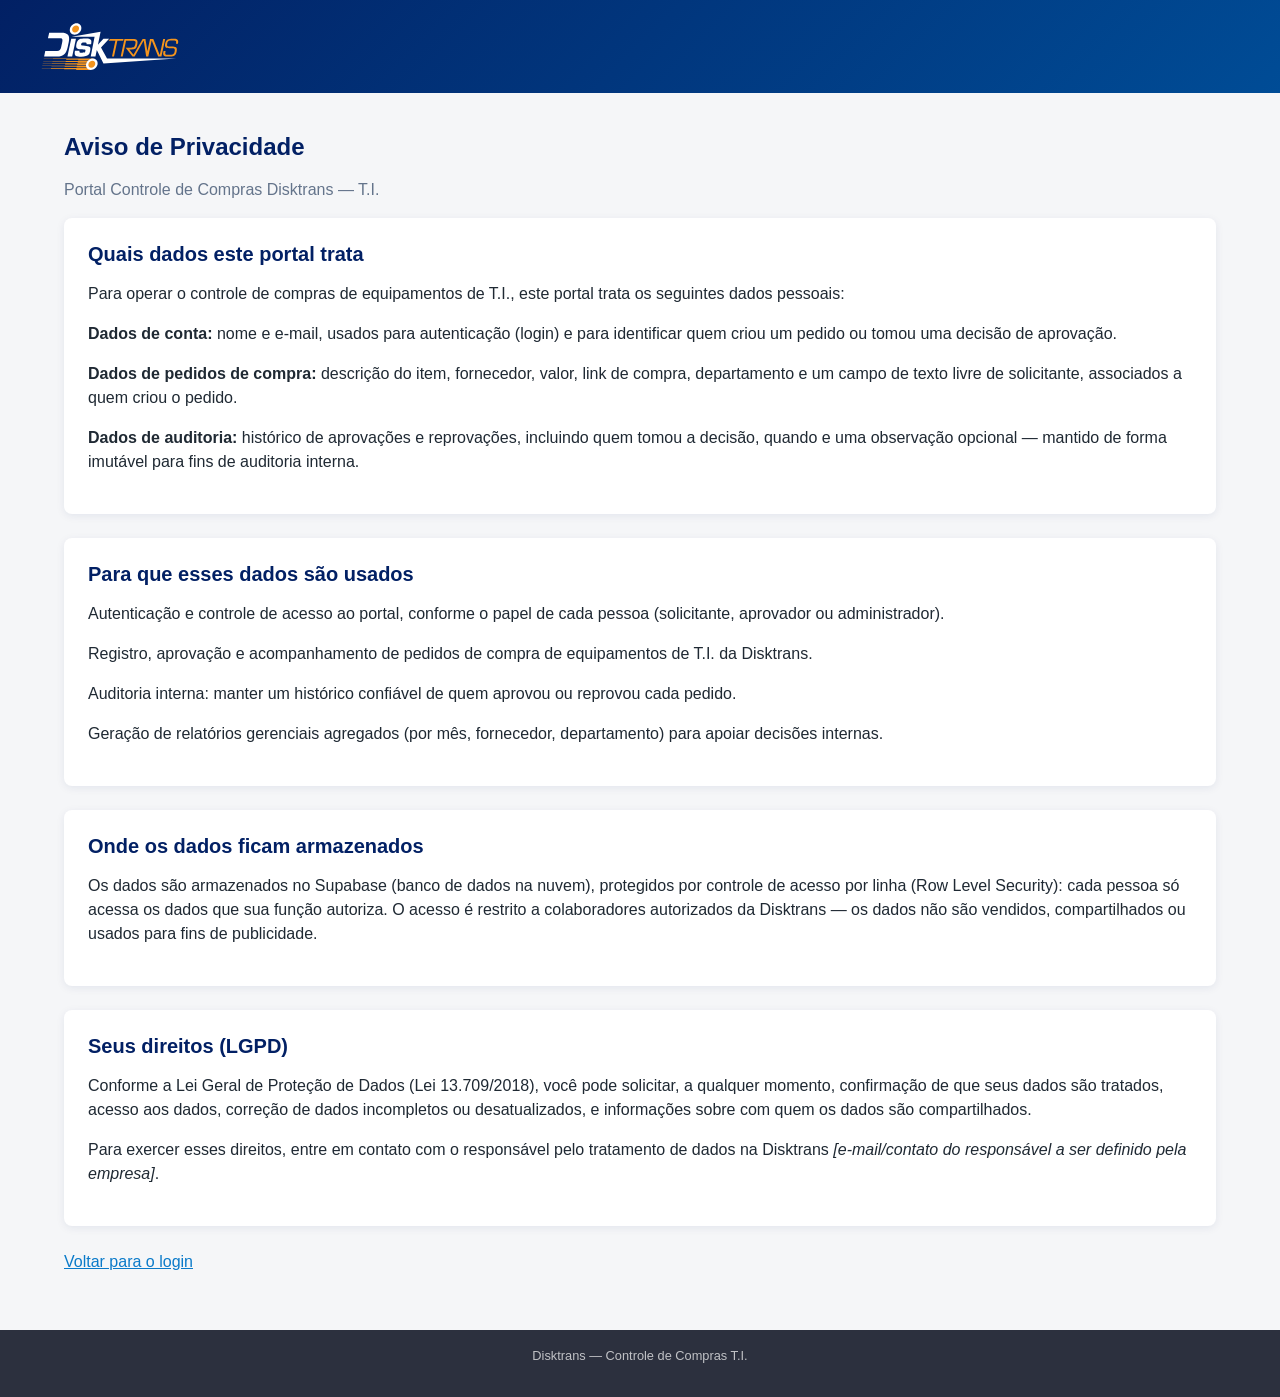
<file: privacidade.html>
<!DOCTYPE html>
<html lang="pt-BR">
<head>
  <meta charset="UTF-8">
  <meta name="viewport" content="width=device-width, initial-scale=1.0">
  <title>Aviso de Privacidade — Controle de Compras Disktrans</title>
  <link rel="stylesheet" href="css/styles.css">
</head>
<body class="pagina">
  <header class="cabecalho">
    <div class="cabecalho__conteudo">
      <div class="cabecalho__marca">
        <svg class="cabecalho__logo" xmlns="http://www.w3.org/2000/svg" viewBox="0 0 800 350" role="img" aria-label="Disktrans">
          <defs><style>.dk1{fill:#fff;fill-rule:evenodd}.dk2{fill:#f4941d;fill-rule:evenodd}</style></defs>
          <path class="dk2" d="M703.89,130.77l-19.4,91.5h-.34l-36.69-91.5h-18.72l-15,70.58-11.35-70.58h-16.01l-52.02,90.32-24.06-30.25h9.74l14.66-1.02c16.35-2.03,18.47-16.18,21.52-30.25,4.83-22.79-3.39-28.81-24.99-28.81h-48.63l-21.44,100.14h11.35l19.23-90.15h37.45c17.88,0,18.64,4.83,15.93,17.62-3.56,16.52-6.86,21.94-24.4,22.45h-31.18l39.14,50.07h11.86l52.11-90.82,14.06,90.82h12.12l19.32-90.82h.25l37.02,90.82h18.55l21.27-100.14h-11.35Z"/>
          <path class="dk2" d="M788.28,158.06c7.03-27.2-8.39-28.13-29.99-28.13-24.65,0-37.45,2.37-43.12,29.06-5.59,26.52,11.86,24.06,31.26,25.67,18.05,1.52,27.28-1.69,23.21,17.37-4.24,19.74-10.08,19.74-31.43,19.74s-25.59,0-20.59-22.11h-11.35c-8.3,29.06,4.24,32.11,29.74,32.11s38.89-.93,44.9-29.31c5.76-27.11-6.44-26.43-29.91-27.79-18.64-.51-28.04,1.1-23.98-18.05,2.97-13.89,6.61-16.69,28.81-16.69s24.32.68,21.1,18.13h11.35Z"/>
          <path class="dk2" d="M400.33,130.77l-8.47,10h38.8l-19.15,90.15h11.35l19.15-90.15h33.3l2.29-10h-77.27Z"/>
          <path class="dk1" d="M777.27,243.54h-394.31l-34.31-64.05,46.43-49.82h-32.79l-31.18,34.74,15.17-74.47-165.38,28.21h131.07l-22.2,113.19h27.11l7.79-36.52,37.87,76.93,414.73-28.21Z"/>
          <path class="dk2" d="M233.08,243.12H21.86l-.59,1.61h53.21l-.42,1.69h76l-.85,3.3h69.47l-1.02,4.24h84.89v-10.85h-69.47Z"/>
          <path class="dk2" d="M71.34,259.98h76l-.85,3.3h69.47l-1.02,4.24h63.37v-10.84H19.15l-.59,1.61h53.21l-.42,1.69Z"/>
          <path class="dk2" d="M68.21,273.53h75.91l-.85,3.3h69.56l-1.1,4.24h61.85v-10.84H16.02l-.59,1.69h53.21l-.42,1.61Z"/>
          <path class="dk2" d="M65.49,287.09h75.91l-.85,3.3h69.56l-1.1,4.32h64.39v-10.84H13.3l-.59,1.61h53.21l-.42,1.61Z"/>
          <path class="dk2" d="M209.02,297.43H10.59l-.59,1.61h53.21l-.42,1.69h75.91l-.85,3.3h69.56l-1.1,4.24h84.98v-10.84h-82.27Z"/>
          <path class="dk1" d="M290.35,308.27c17.96,0,35.16-14.57,38.38-32.62,3.13-17.96-8.9-32.53-26.86-32.53s-35.16,14.57-38.38,32.53c-3.13,18.05,8.9,32.62,26.86,32.62Z"/>
          <path class="dk2" d="M292.64,295.22c10.84,0,21.1-8.73,23.05-19.57,1.86-10.76-5.34-19.49-16.1-19.49s-21.1,8.73-23.04,19.49c-1.86,10.84,5.34,19.57,16.1,19.57Z"/>
          <path class="dk1" d="M197.58,106.88c18.05,0,35.16-14.57,38.38-32.62,3.13-17.96-8.9-32.53-26.86-32.53s-35.16,14.57-38.38,32.53c-3.13,18.05,8.9,32.62,26.86,32.62Z"/>
          <path class="dk2" d="M199.87,93.83c10.84,0,21.1-8.73,23.04-19.57,1.86-10.76-5.34-19.49-16.1-19.49s-21.1,8.73-23.04,19.49c-1.86,10.84,5.34,19.57,16.1,19.57Z"/>
          <path class="dk1" d="M178.35,129.67l-21.6,101.67h27.11l21.6-101.67h-27.11Z"/>
          <path class="dk1" d="M255.53,169.66l-11.1-.85c-7.03-.51-10.93-.85-9.15-9.07,1.19-5.76,3.05-8.81,17.71-8.81,10.76,0,15.08,0,12.88,10.51h26.01l.85-4.24c6.02-28.04-12.88-28.38-35.08-28.38-26.52,0-43.29,1.86-49.48,30.92-6.27,29.31,8.47,29.15,33.13,30.92l5.85.42c12.54.85,14.06.68,12.2,9.57-1.86,8.64-6.27,9.49-18.98,9.49-13.39,0-16.94-1.1-14.66-11.78h-26.01c-7.03,33.38,10,33.89,35.92,33.89,44.82,0,47.62-16.44,51.17-33.38,5-23.3-1.69-27.11-31.26-29.23Z"/>
          <path class="dk1" d="M164.37,148.4c8.22-38.46-5.59-52.61-43.38-52.61H52.45l-7.03,31.43h68.03c12.62,0,17.45,3.64,13.73,21.18l-6.1,28.38c-3.05,14.32-9.74,23.21-23.13,23.21H30l-6.35,31.35h73.46c37.7,0,53.38-17.45,61.26-54.56l6.02-28.38Z"/>
        </svg>
        <span class="u-oculto-visualmente">Disktrans</span>
      </div>
    </div>
  </header>

  <main class="container">
    <h1>Aviso de Privacidade</h1>
    <p class="u-texto-secundario">Portal Controle de Compras Disktrans — T.I.</p>

    <section class="card">
      <h2 class="card__titulo">Quais dados este portal trata</h2>
      <p>Para operar o controle de compras de equipamentos de T.I., este portal trata os seguintes dados pessoais:</p>
      <p><strong>Dados de conta:</strong> nome e e-mail, usados para autenticação (login) e para identificar quem criou um pedido ou tomou uma decisão de aprovação.</p>
      <p><strong>Dados de pedidos de compra:</strong> descrição do item, fornecedor, valor, link de compra, departamento e um campo de texto livre de solicitante, associados a quem criou o pedido.</p>
      <p><strong>Dados de auditoria:</strong> histórico de aprovações e reprovações, incluindo quem tomou a decisão, quando e uma observação opcional — mantido de forma imutável para fins de auditoria interna.</p>
    </section>

    <section class="card">
      <h2 class="card__titulo">Para que esses dados são usados</h2>
      <p>Autenticação e controle de acesso ao portal, conforme o papel de cada pessoa (solicitante, aprovador ou administrador).</p>
      <p>Registro, aprovação e acompanhamento de pedidos de compra de equipamentos de T.I. da Disktrans.</p>
      <p>Auditoria interna: manter um histórico confiável de quem aprovou ou reprovou cada pedido.</p>
      <p>Geração de relatórios gerenciais agregados (por mês, fornecedor, departamento) para apoiar decisões internas.</p>
    </section>

    <section class="card">
      <h2 class="card__titulo">Onde os dados ficam armazenados</h2>
      <p>Os dados são armazenados no Supabase (banco de dados na nuvem), protegidos por controle de acesso por linha (Row Level Security): cada pessoa só acessa os dados que sua função autoriza. O acesso é restrito a colaboradores autorizados da Disktrans — os dados não são vendidos, compartilhados ou usados para fins de publicidade.</p>
    </section>

    <section class="card">
      <h2 class="card__titulo">Seus direitos (LGPD)</h2>
      <p>Conforme a Lei Geral de Proteção de Dados (Lei 13.709/2018), você pode solicitar, a qualquer momento, confirmação de que seus dados são tratados, acesso aos dados, correção de dados incompletos ou desatualizados, e informações sobre com quem os dados são compartilhados.</p>
      <p>Para exercer esses direitos, entre em contato com o responsável pelo tratamento de dados na Disktrans <em>[e-mail/contato do responsável a ser definido pela empresa]</em>.</p>
    </section>

    <p class="u-mt-4"><a href="login.html">Voltar para o login</a></p>
  </main>

  <footer class="rodape">
    <p>Disktrans — Controle de Compras T.I.</p>
  </footer>
</body>
</html>
</file>
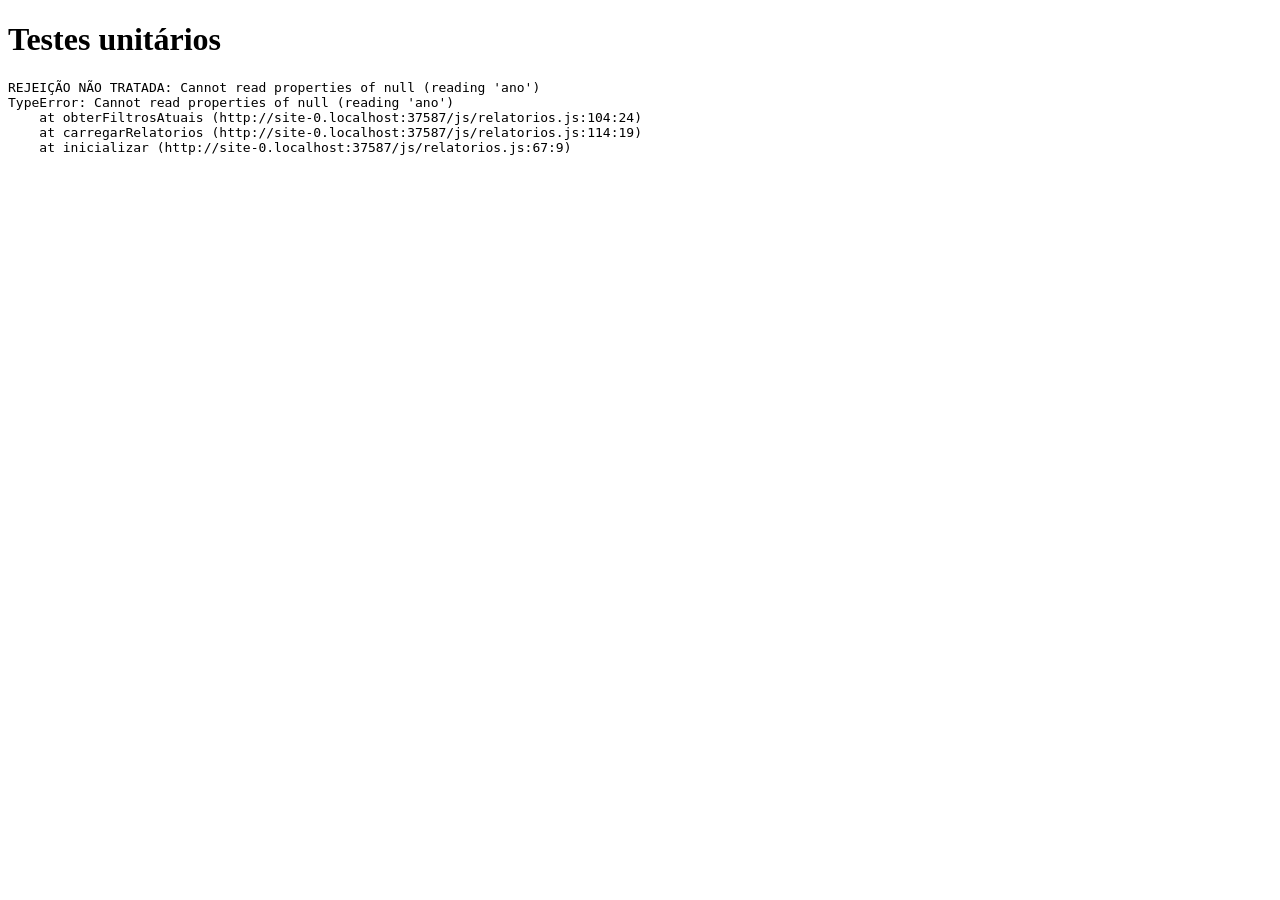
<file: tests/testes.html>
<!DOCTYPE html>
<html lang="pt-BR">
<head>
  <meta charset="UTF-8">
  <title>Testes unitários — lógica pura</title>
  <!--
    Como rodar: sirva a raiz do projeto com qualquer servidor estático
    (ex.: `python -m http.server` na raiz) e abra /tests/testes.html no
    navegador. Não há framework de teste nem build (o projeto não usa
    npm) — este arquivo roda direto no navegador com módulos ES nativos.

    O que é testado: só a lógica pura e exportada de js/relatorios.js e
    js/pedidos.js (escaparCampoCsv, calcularVariacao, sanitizarTermoBusca,
    normalizarUrlSegura). Essas funções foram extraídas/exportadas destes
    arquivos sem alterar comportamento, especificamente para permitir este
    teste automatizado.

    O mock de window.supabase abaixo existe só para o import desses
    módulos não falhar (eles importam supabaseClient.js, que exige o SDK
    real) e para não redirecionar esta página para login.html — nenhuma
    chamada de rede é feita. É esperado ver, no console, um erro
    assíncrono de "obterFiltrosAtuais" (relatorios.js tenta ler o
    formulário de filtros real, que não existe nesta página de teste) —
    isso não afeta os resultados em window.__resultadoTestes.
  -->
</head>
<body>
  <h1>Testes unitários</h1>
  <pre id="saida">Executando...</pre>
  <script>
    window.addEventListener('error', (ev) => {
      document.getElementById('saida').textContent = 'ERRO GLOBAL: ' + ev.message + '\n' + (ev.error?.stack ?? '');
    });
    window.addEventListener('unhandledrejection', (ev) => {
      document.getElementById('saida').textContent = 'REJEIÇÃO NÃO TRATADA: ' + (ev.reason?.message ?? ev.reason) + '\n' + (ev.reason?.stack ?? '');
    });
  </script>

  <script>
    // relatorios.js e pedidos.js importam supabaseClient.js, que exige
    // window.supabase (normalmente carregado via CDN no <head> de cada
    // página real) e uma sessão válida (senão os módulos redirecionam para
    // login.html assim que importados). Aqui simulamos os dois só o
    // suficiente para os módulos carregarem sem rede real e sem navegar
    // para longe desta página de testes — nenhuma chamada de rede de
    // verdade é feita.
    window.supabase = {
      createClient: () => ({
        auth: {
          getSession: async () => ({ data: { session: { user: { id: 'teste', email: 'teste@disktrans.com.br' } } }, error: null }),
          onAuthStateChange: () => {},
          signOut: async () => ({ error: null }),
        },
        rpc: async () => ({ data: null, error: null }),
        from: () => {
          const construtor = {
            select: () => construtor,
            eq: () => construtor,
            order: () => construtor,
            range: () => construtor,
            limit: () => construtor,
            or: () => construtor,
            then: (resolve) => resolve({ data: [], error: null, count: 0 }),
          };
          return construtor;
        },
      }),
    };
  </script>

  <script type="module">
    import { escaparCampoCsv, formatarNumeroCsv, calcularVariacao } from '/js/relatorios.js';
    import { sanitizarTermoBusca, normalizarUrlSegura } from '/js/pedidos.js';

    const resultados = [];
    let falhas = 0;

    function teste(nome, fn) {
      try {
        fn();
        resultados.push(`OK   ${nome}`);
      } catch (erro) {
        falhas += 1;
        resultados.push(`FAIL ${nome} -> ${erro.message}`);
      }
    }

    function assertIgual(recebido, esperado, contexto) {
      const r = JSON.stringify(recebido);
      const e = JSON.stringify(esperado);
      if (r !== e) throw new Error(`${contexto ?? ''} recebido=${r} esperado=${e}`);
    }

    // ---- escaparCampoCsv: prevenção de injeção de fórmula em CSV ----
    teste('escaparCampoCsv: prefixa fórmula iniciada com =', () => {
      assertIgual(escaparCampoCsv("=cmd|'/C calc'!A0"), "'=cmd|'/C calc'!A0");
    });
    teste('escaparCampoCsv: prefixa fórmula iniciada com +', () => {
      assertIgual(escaparCampoCsv('+1+1'), "'+1+1");
    });
    teste('escaparCampoCsv: prefixa fórmula iniciada com -', () => {
      assertIgual(escaparCampoCsv('-2+3'), "'-2+3");
    });
    teste('escaparCampoCsv: prefixa fórmula iniciada com @', () => {
      assertIgual(escaparCampoCsv('@SUM(A1:A2)'), "'@SUM(A1:A2)");
    });
    teste('escaparCampoCsv: texto normal passa intacto', () => {
      assertIgual(escaparCampoCsv('Notebook Dell'), 'Notebook Dell');
    });
    teste('escaparCampoCsv: aspas duplas são escapadas e o campo é envolto em aspas', () => {
      assertIgual(escaparCampoCsv('Fornecedor "ACME"'), '"Fornecedor ""ACME"""');
    });
    teste('escaparCampoCsv: vírgula/; não força aspas isoladamente (separador é ;)', () => {
      // O delimitador do CSV gerado é ";", então uma vírgula sozinha não
      // precisaria de aspas — mas ; SIM aciona aspas (é o delimitador real).
      assertIgual(escaparCampoCsv('Fornecedor, Ltda'), 'Fornecedor, Ltda');
      assertIgual(escaparCampoCsv('Fornecedor; Ltda'), '"Fornecedor; Ltda"');
    });
    teste('escaparCampoCsv: null/undefined viram string vazia', () => {
      assertIgual(escaparCampoCsv(null), '');
      assertIgual(escaparCampoCsv(undefined), '');
    });
    teste('BUG CONHECIDO: espaço antes da fórmula não é neutralizado (defesa é âncora em ^)', () => {
      // Registrado como observação no relatório: o regex `/^[=+\-@]/` só
      // pega o primeiro caractere. " =1+1" passa sem prefixo. Na prática o
      // Excel/LibreOffice não avaliam fórmula com espaço à frente, mas o
      // teste documenta o limite exato da defesa implementada.
      assertIgual(escaparCampoCsv(' =1+1'), ' =1+1');
    });

    // ---- formatarNumeroCsv ----
    teste('formatarNumeroCsv: formata com vírgula decimal', () => {
      assertIgual(formatarNumeroCsv(1234.5), '1234,50');
    });
    teste('formatarNumeroCsv: valor ausente vira 0,00', () => {
      assertIgual(formatarNumeroCsv(null), '0,00');
      assertIgual(formatarNumeroCsv(undefined), '0,00');
    });

    // ---- calcularVariacao ----
    teste('calcularVariacao: primeira linha (sem anterior) retorna —', () => {
      assertIgual(calcularVariacao({ valor_total: 100 }, undefined), '—');
    });
    teste('calcularVariacao: anterior com valor_total 0 retorna — (evita divisão por zero)', () => {
      assertIgual(calcularVariacao({ valor_total: 100 }, { valor_total: 0 }), '—');
    });
    teste('calcularVariacao: aumento calcula percentual positivo', () => {
      const resultado = calcularVariacao({ valor_total: 150 }, { valor_total: 100 });
      if (!resultado.includes('50')) throw new Error(`esperado ~50%, recebido ${resultado}`);
    });
    teste('calcularVariacao: queda calcula percentual negativo', () => {
      const resultado = calcularVariacao({ valor_total: 50 }, { valor_total: 100 });
      if (!resultado.includes('-50') && !resultado.includes('−50')) {
        throw new Error(`esperado ~-50%, recebido ${resultado}`);
      }
    });

    // ---- sanitizarTermoBusca: evita quebrar a sintaxe .or()/ilike do PostgREST ----
    teste('sanitizarTermoBusca: remove vírgula (separador de condições do .or())', () => {
      assertIgual(sanitizarTermoBusca('a,b'), 'ab');
    });
    teste('sanitizarTermoBusca: remove % (coringa do ILIKE)', () => {
      assertIgual(sanitizarTermoBusca('100%'), '100');
    });
    teste('sanitizarTermoBusca: texto normal intacto', () => {
      assertIgual(sanitizarTermoBusca('notebook dell'), 'notebook dell');
    });
    teste('OBSERVAÇÃO: "_" (coringa de 1 char do ILIKE) não é removido', () => {
      // Não é injeção (RLS/parametrização continuam intactos), mas permite
      // falsos positivos na busca — registrado como nota de qualidade.
      assertIgual(sanitizarTermoBusca('nota_fiscal'), 'nota_fiscal');
    });

    // ---- normalizarUrlSegura: só http(s) — bloqueia esquemas perigosos ----
    teste('normalizarUrlSegura: aceita https', () => {
      assertIgual(normalizarUrlSegura('https://fornecedor.com.br/produto'), 'https://fornecedor.com.br/produto');
    });
    teste('normalizarUrlSegura: aceita http', () => {
      assertIgual(normalizarUrlSegura('http://fornecedor.com.br'), 'http://fornecedor.com.br/');
    });
    teste('normalizarUrlSegura: rejeita javascript: (XSS via clique no link)', () => {
      assertIgual(normalizarUrlSegura('javascript:alert(document.cookie)'), null);
    });
    teste('normalizarUrlSegura: rejeita data:', () => {
      assertIgual(normalizarUrlSegura('data:text/html,<script>alert(1)<\/script>'), null);
    });
    teste('normalizarUrlSegura: rejeita vbscript:', () => {
      assertIgual(normalizarUrlSegura('vbscript:msgbox(1)'), null);
    });
    teste('normalizarUrlSegura: rejeita ftp:', () => {
      assertIgual(normalizarUrlSegura('ftp://servidor/arquivo'), null);
    });
    teste('normalizarUrlSegura: string malformada retorna null (não lança)', () => {
      assertIgual(normalizarUrlSegura('não é uma url'), null);
    });

    document.getElementById('saida').textContent =
      resultados.join('\n') + `\n\n${resultados.length - falhas}/${resultados.length} passaram.` +
      (falhas > 0 ? `\n${falhas} FALHA(S).` : '\nTODOS OS TESTES PASSARAM.');

    window.__resultadoTestes = { total: resultados.length, falhas, linhas: resultados };
  </script>
</body>
</html>
</file>
<file: css/styles.css>
/*
  Controle de Compras Disktrans — CSS centralizado
  Organização (ver diretrizes-frontend-disktrans/references/css.md):
  1. Variáveis e reset
  2. Elementos base
  3. Layout
  4. Componentes
  5. Utilitários
  Nomenclatura: BEM. Mobile-first (breakpoints: 768px, 1200px).
*/

/* ==========================================================================
   1. Variáveis e reset
   ========================================================================== */
:root {
  /* Paleta oficial Disktrans (ver skill disktrans-brand) */
  --cor-azul-primaria: #004C96;
  --cor-laranja: #F4941D;
  --cor-azul-naval: #022064;
  --cor-azul-medio: #0A7AC9;
  --cor-carvao: #2C303E;
  --cor-fundo: #F5F6F8;
  --cor-texto-secundario: #64748B;

  --cor-texto: #1F2933;
  --cor-branco: #FFFFFF;
  --cor-borda: #E2E8F0;

  /* Cores funcionais de status — uso restrito a badges/indicadores,
     nunca como cor de marca ou fundo de página (verde ESG permanece reservado). */
  --cor-status-concluido: #2F855A;
  --cor-status-concluido-fundo: #E6F4EC;
  --cor-status-aguardando: #B45309;
  --cor-status-aguardando-fundo: #FCF1E0;
  --cor-status-reprovado: #C53030;
  --cor-status-reprovado-fundo: #FBE7E7;

  /* Tipografia */
  --fonte-titulo: 'Barlow', Arial, 'Segoe UI', sans-serif;
  --fonte-base: 'Inter', Calibri, 'Segoe UI', Arial, sans-serif;

  /* Espaçamento */
  --esp-1: 0.25rem;
  --esp-2: 0.5rem;
  --esp-3: 1rem;
  --esp-4: 1.5rem;
  --esp-5: 2.5rem;

  --raio-borda: 8px;
  --sombra-card: 0 2px 8px rgba(2, 32, 100, 0.08);
}

*,
*::before,
*::after {
  box-sizing: border-box;
}

html {
  -webkit-text-size-adjust: 100%;
}

body {
  margin: 0;
  font-family: var(--fonte-base);
  font-size: var(--tamanho-base, 1rem);
  color: var(--cor-texto);
  background-color: var(--cor-fundo);
  line-height: 1.5;
}

img {
  max-width: 100%;
  display: block;
}

@media (prefers-reduced-motion: reduce) {
  * { animation: none !important; transition: none !important; }
}

/* ==========================================================================
   2. Elementos base
   ========================================================================== */
h1, h2, h3, h4 {
  font-family: var(--fonte-titulo);
  font-weight: 600;
  color: var(--cor-azul-naval);
  line-height: 1.2;
  margin: 0 0 var(--esp-3);
}

h1 { font-size: 1.5rem; }
h2 { font-size: 1.25rem; }
h3 { font-size: 1.1rem; }

p { margin: 0 0 var(--esp-3); }

a {
  color: var(--cor-azul-medio);
}

a:hover,
a:focus-visible {
  text-decoration: underline;
}

label {
  display: block;
  font-weight: 600;
  margin-bottom: var(--esp-1);
  font-size: 0.9rem;
}

input,
select,
textarea {
  font-family: inherit;
  font-size: 1rem;
  width: 100%;
  padding: var(--esp-2) var(--esp-3);
  border: 1px solid var(--cor-borda);
  border-radius: var(--raio-borda);
  background-color: var(--cor-branco);
  color: var(--cor-texto);
}

input:focus-visible,
select:focus-visible,
textarea:focus-visible,
button:focus-visible,
a:focus-visible {
  outline: 2px solid var(--cor-azul-medio);
  outline-offset: 2px;
}

table {
  width: 100%;
  border-collapse: collapse;
}

th, td {
  text-align: left;
  padding: var(--esp-2) var(--esp-3);
  border-bottom: 1px solid var(--cor-borda);
  font-size: 0.9rem;
}

th {
  color: var(--cor-texto-secundario);
  font-weight: 600;
  text-transform: uppercase;
  font-size: 0.75rem;
  letter-spacing: 0.03em;
}

/* ==========================================================================
   3. Layout
   ========================================================================== */
.pagina {
  min-height: 100vh;
  display: flex;
  flex-direction: column;
}

.cabecalho {
  background: linear-gradient(135deg, var(--cor-azul-naval), var(--cor-azul-primaria));
  color: var(--cor-branco);
  padding: var(--esp-3);
}

.cabecalho__conteudo {
  display: flex;
  flex-wrap: wrap;
  align-items: center;
  justify-content: space-between;
  gap: var(--esp-3);
  max-width: 1200px;
  margin-inline: auto;
}

.cabecalho__marca {
  display: flex;
  align-items: center;
  gap: var(--esp-2);
}

.cabecalho__logo {
  width: 140px;
  height: auto;
}

.cabecalho__usuario {
  display: flex;
  align-items: center;
  gap: var(--esp-3);
  font-size: 0.9rem;
  color: var(--cor-branco);
}

.cabecalho__papel {
  background-color: rgba(255, 255, 255, 0.15);
  padding: var(--esp-1) var(--esp-2);
  border-radius: 999px;
  font-size: 0.75rem;
  font-weight: 600;
}

.cabecalho__sair {
  width: auto;
  background-color: transparent;
  color: var(--cor-branco);
  border: 1px solid rgba(255, 255, 255, 0.6);
  padding: var(--esp-1) var(--esp-3);
}

.cabecalho__sair:hover {
  background-color: rgba(255, 255, 255, 0.12);
}

.menu {
  background-color: var(--cor-carvao);
}

.menu__lista {
  list-style: none;
  margin: 0;
  padding: 0 var(--esp-3);
  max-width: 1200px;
  margin-inline: auto;
  display: flex;
  flex-direction: column;
}

.menu__link {
  display: block;
  padding: var(--esp-2) var(--esp-1);
  color: rgba(255, 255, 255, 0.85);
  font-size: 0.9rem;
  font-weight: 600;
  text-decoration: none;
  border-bottom: 2px solid transparent;
}

.menu__link:hover,
.menu__link:focus-visible {
  color: var(--cor-branco);
  text-decoration: none;
}

.menu__link--ativo {
  color: var(--cor-branco);
  border-bottom-color: var(--cor-laranja);
}

.container {
  width: 100%;
  max-width: 1200px;
  margin-inline: auto;
  padding: var(--esp-3);
  flex: 1;
}

.rodape {
  background-color: var(--cor-carvao);
  color: rgba(255, 255, 255, 0.7);
  text-align: center;
  padding: var(--esp-3);
  font-size: 0.8rem;
}

@media (min-width: 768px) {
  .container { padding: var(--esp-4); }

  .menu__lista {
    flex-direction: row;
    gap: var(--esp-4);
  }
}

@media (min-width: 1200px) {
  .container { padding: var(--esp-5) var(--esp-4); }
}

/* ==========================================================================
   4. Componentes
   ========================================================================== */

/* Card genérico */
.card {
  background-color: var(--cor-branco);
  border-radius: var(--raio-borda);
  box-shadow: var(--sombra-card);
  padding: var(--esp-4);
  margin-bottom: var(--esp-4);
}

.card__titulo {
  margin-bottom: var(--esp-3);
}

/* Grid de indicadores (KPIs) */
.kpis {
  display: grid;
  grid-template-columns: repeat(auto-fit, minmax(220px, 1fr));
  gap: var(--esp-3);
  margin-bottom: var(--esp-4);
}

.kpi {
  background-color: var(--cor-branco);
  border-radius: var(--raio-borda);
  box-shadow: var(--sombra-card);
  padding: var(--esp-4);
  border-left: 4px solid var(--cor-azul-primaria);
}

.kpi--destaque {
  border-left-color: var(--cor-laranja);
}

.kpi__rotulo {
  display: block;
  color: var(--cor-texto-secundario);
  font-size: 0.8rem;
  text-transform: uppercase;
  letter-spacing: 0.03em;
  margin-bottom: var(--esp-1);
}

.kpi__valor {
  font-family: var(--fonte-titulo);
  font-size: 1.75rem;
  font-weight: 700;
  color: var(--cor-azul-naval);
}

/* Formulário */
.formulario {
  max-width: 380px;
  width: 100%;
}

.formulario__campo {
  margin-bottom: var(--esp-3);
}

.formulario__acoes {
  margin-top: var(--esp-4);
}

.formulario__rodape {
  margin-top: var(--esp-3);
  font-size: 0.9rem;
  text-align: center;
}

/* Tela de login */
.login {
  flex: 1;
  display: flex;
  align-items: center;
  justify-content: center;
  padding: var(--esp-3);
  background: linear-gradient(135deg, var(--cor-azul-naval), var(--cor-azul-primaria));
}

.login__cartao {
  background-color: var(--cor-branco);
  border-radius: var(--raio-borda);
  box-shadow: var(--sombra-card);
  padding: var(--esp-5) var(--esp-4);
  width: 100%;
  max-width: 400px;
}

.login__logo {
  display: block;
  width: 160px;
  margin: 0 auto var(--esp-4);
}

/* Botões */
.botao {
  display: inline-flex;
  align-items: center;
  justify-content: center;
  gap: var(--esp-1);
  border: none;
  border-radius: var(--raio-borda);
  padding: var(--esp-2) var(--esp-4);
  font-size: 0.95rem;
  font-weight: 600;
  font-family: inherit;
  cursor: pointer;
  background-color: var(--cor-azul-primaria);
  color: var(--cor-branco);
  width: 100%;
}

.botao:hover {
  background-color: var(--cor-azul-medio);
}

.botao:disabled {
  opacity: 0.5;
  cursor: not-allowed;
}

.botao--secundario {
  background-color: transparent;
  color: var(--cor-azul-primaria);
  border: 1px solid var(--cor-azul-primaria);
}

.botao--secundario:hover {
  background-color: var(--cor-fundo);
}

.botao--perigo {
  background-color: var(--cor-status-reprovado);
}

.botao--perigo:hover {
  background-color: #9B2C2C;
}

.botao--sucesso {
  background-color: var(--cor-status-concluido);
}

.botao--sucesso:hover {
  background-color: #276749;
}

.botao--pequeno {
  width: auto;
  padding: var(--esp-1) var(--esp-3);
  font-size: 0.85rem;
}

.botao--link {
  background: none;
  color: var(--cor-azul-medio);
  width: auto;
  padding: 0;
  font-weight: 600;
}

.botao--link:hover {
  text-decoration: underline;
  background: none;
}

@media (min-width: 768px) {
  .botao { width: auto; }
}

/* Badges de status */
.badge {
  display: inline-block;
  padding: var(--esp-1) var(--esp-2);
  border-radius: 999px;
  font-size: 0.75rem;
  font-weight: 600;
}

.badge--concluido {
  background-color: var(--cor-status-concluido-fundo);
  color: var(--cor-status-concluido);
}

.badge--aguardando {
  background-color: var(--cor-status-aguardando-fundo);
  color: var(--cor-status-aguardando);
}

.badge--reprovado {
  background-color: var(--cor-status-reprovado-fundo);
  color: var(--cor-status-reprovado);
}

/* Alertas / mensagens */
.alerta {
  border-radius: var(--raio-borda);
  padding: var(--esp-3);
  margin-bottom: var(--esp-3);
  font-size: 0.9rem;
}

.alerta--erro {
  background-color: var(--cor-status-reprovado-fundo);
  color: var(--cor-status-reprovado);
}

.alerta--sucesso {
  background-color: var(--cor-status-concluido-fundo);
  color: var(--cor-status-concluido);
}

.alerta[hidden] {
  display: none;
}

/* Tabela de pedidos */
.tabela-wrapper {
  overflow-x: auto;
}

.tabela__acoes {
  display: flex;
  gap: var(--esp-2);
  flex-wrap: wrap;
}

.filtros {
  display: grid;
  grid-template-columns: 1fr;
  gap: var(--esp-3);
  margin-bottom: var(--esp-4);
}

@media (min-width: 768px) {
  .filtros {
    grid-template-columns: repeat(auto-fit, minmax(180px, 1fr));
    align-items: end;
  }
}

/* Gráficos */
.grafico {
  position: relative;
  height: 280px;
}

.graficos {
  display: grid;
  grid-template-columns: 1fr;
  gap: var(--esp-3);
}

@media (min-width: 1200px) {
  .graficos {
    grid-template-columns: repeat(2, 1fr);
  }
}

/* Estado vazio / carregando */
.estado-vazio {
  text-align: center;
  color: var(--cor-texto-secundario);
  padding: var(--esp-5) var(--esp-3);
}

/* Cabeçalhos de tabela ordenáveis */
.th-ordenavel {
  cursor: pointer;
  user-select: none;
  white-space: nowrap;
}

.th-ordenavel:hover {
  color: var(--cor-azul-medio);
}

.th-ordenavel__indicador {
  display: inline-block;
  width: 1em;
  color: var(--cor-laranja);
}

/* Paginação */
.paginacao {
  display: flex;
  align-items: center;
  justify-content: space-between;
  flex-wrap: wrap;
  gap: var(--esp-2);
  margin-top: var(--esp-3);
}

.paginacao__info {
  font-size: 0.85rem;
  color: var(--cor-texto-secundario);
}

.paginacao__acoes {
  display: flex;
  gap: var(--esp-2);
}

/* Diálogo (aprovar/reprovar com observação) */
dialog.modal {
  border: none;
  border-radius: var(--raio-borda);
  box-shadow: var(--sombra-card);
  padding: var(--esp-4);
  width: 100%;
  max-width: 420px;
}

dialog.modal::backdrop {
  background-color: rgba(2, 32, 100, 0.55);
}

.modal__acoes {
  display: flex;
  gap: var(--esp-2);
  margin-top: var(--esp-4);
}

.modal__acoes .botao {
  width: auto;
}

/* Formulário de novo pedido */
.formulario-grade {
  display: grid;
  grid-template-columns: 1fr;
  gap: var(--esp-3);
}

@media (min-width: 768px) {
  .formulario-grade {
    grid-template-columns: repeat(2, 1fr);
  }

  .formulario-grade__campo--largo {
    grid-column: 1 / -1;
  }
}

/* ==========================================================================
   5. Utilitários
   ========================================================================== */
.u-oculto-visualmente {
  position: absolute;
  width: 1px;
  height: 1px;
  padding: 0;
  margin: -1px;
  overflow: hidden;
  clip: rect(0, 0, 0, 0);
  white-space: nowrap;
  border: 0;
}

.u-texto-secundario {
  color: var(--cor-texto-secundario);
}

.u-texto-direita {
  text-align: right;
}

.u-mt-4 {
  margin-top: var(--esp-4);
}
</file>
